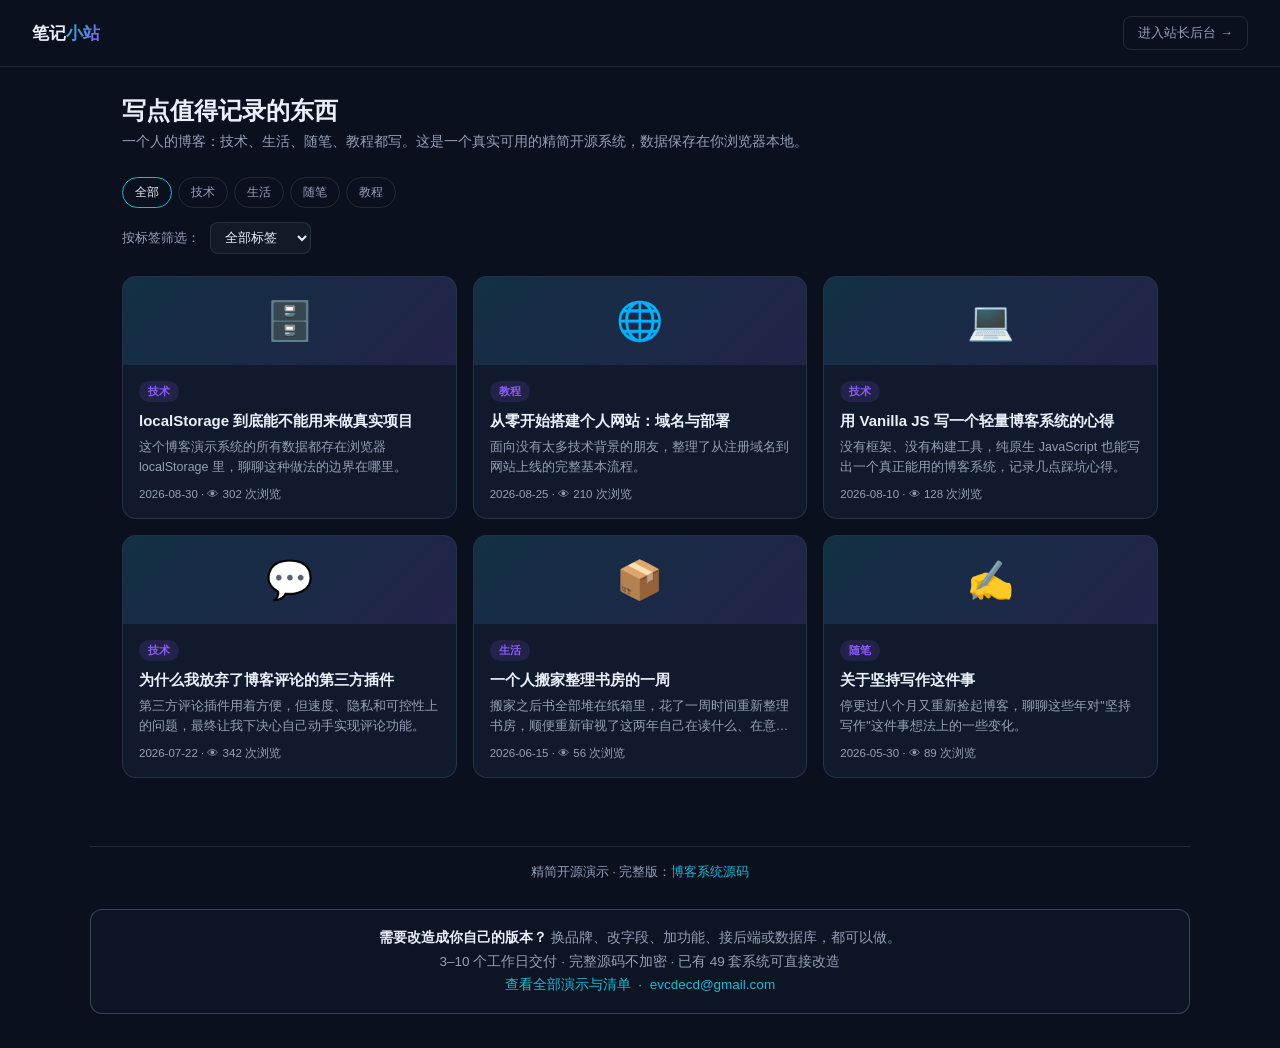
<file: index.html>
<!DOCTYPE html>
<html lang="zh-CN">
<head>
<meta charset="UTF-8">
<meta name="viewport" content="width=device-width, initial-scale=1.0">
<title>个人博客系统（精简开源版）</title>
<meta name="description" content="免费开源的个人博客系统精简版：文章列表、分类与标签筛选、文章详情与浏览量统计、评论提交与审核显示，后台文章增删改查与评论审核管理，真实增删改查功能，纯前端+localStorage实现，可作为学习或二次开发起点。">
<link rel="stylesheet" href="style.css">
</head>
<body>
  <header class="topbar">
    <div class="brand">笔记<span class="accent">小站</span></div>
    <a href="admin.html" class="nav-link">进入站长后台 →</a>
  </header>

  <main class="container">

    <section id="view-list" class="page-view active">
      <div class="page-head">
        <h1>写点值得记录的东西</h1>
        <p>一个人的博客：技术、生活、随笔、教程都写。这是一个真实可用的精简开源系统，数据保存在你浏览器本地。</p>
      </div>

      <div class="filter-row" id="categoryFilters">
        <button class="filter-btn active" data-category="all">全部</button>
      </div>
      <div class="tag-filter-row">
        <label for="tagFilter">按标签筛选：</label>
        <select id="tagFilter">
          <option value="all">全部标签</option>
        </select>
      </div>

      <div id="postGrid" class="post-grid"></div>
      <div id="emptyState" class="empty-state" style="display:none">没有符合条件的文章。</div>
    </section>

    <section id="view-detail" class="page-view">
      <button class="btn btn-sm" id="btnBackToList">← 返回列表</button>
      <article class="post-detail" id="postDetail"></article>

      <div class="comment-section">
        <h2>评论 <span id="commentCount"></span></h2>
        <div id="commentList" class="comment-list"></div>

        <div class="comment-form-wrap">
          <h3>发表评论</h3>
          <div id="commentMsg"></div>
          <form id="commentForm" novalidate>
            <div class="field">
              <label>昵称</label>
              <input id="commentNameInput" type="text" required placeholder="怎么称呼你">
            </div>
            <div class="field">
              <label>评论内容</label>
              <textarea id="commentContentInput" rows="3" required placeholder="说点什么……"></textarea>
            </div>
            <button type="submit" class="btn btn-primary btn-block">提交评论</button>
          </form>
        </div>
      </div>
    </section>

  </main>

  <script src="data.js"></script>
  <script src="script.js"></script>

<footer style="margin:40px auto 16px;max-width:1100px;padding:16px 20px 0;border-top:1px solid var(--line,rgba(147,160,184,.18));text-align:center;color:var(--muted,#93A0B8);font-size:13px">精简开源演示 &middot; 完整版：<a href="https://inzyxuashop.com/boke-yuanma.html" target="_blank" rel="noopener" style="color:var(--cyan,#19B8D4);text-decoration:none">博客系统源码</a></footer>

<!-- custom-delivery -->
<div style="max-width:1100px;margin:28px auto 34px;padding:16px 20px;border:1px solid rgba(147,160,184,.35);border-radius:12px;background:rgba(17,26,44,.55);font:13.5px/1.75 -apple-system,BlinkMacSystemFont,'Segoe UI','PingFang SC','Microsoft YaHei',sans-serif;color:#93a0b8;text-align:center">
  <strong style="color:#eaf0fa">需要改造成你自己的版本？</strong>
  换品牌、改字段、加功能、接后端或数据库，都可以做。<br>
  3–10 个工作日交付 · 完整源码不加密 · 已有 49 套系统可直接改造<br>
  <a href="https://inzyxuashop.com" style="color:#19b8d4;text-decoration:none">查看全部演示与清单</a>
  &nbsp;·&nbsp;
  <a href="mailto:evcdecd@gmail.com" style="color:#19b8d4;text-decoration:none">evcdecd@gmail.com</a>
</div>
</body>
</html>
</file>
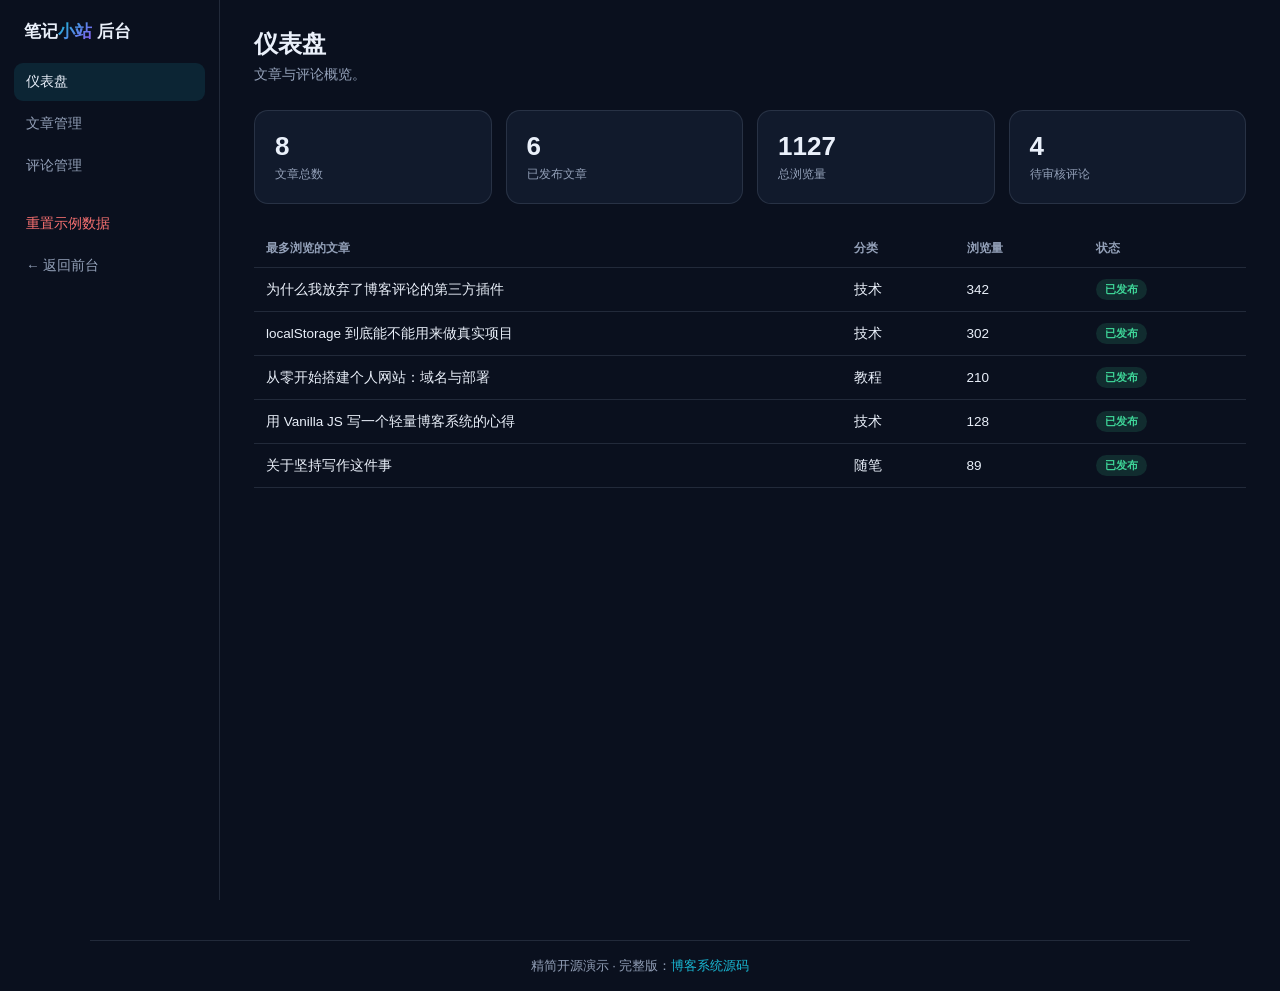
<file: admin.html>
<!DOCTYPE html>
<html lang="zh-CN">
<head>
<meta charset="UTF-8">
<meta name="viewport" content="width=device-width, initial-scale=1.0">
<title>站长后台 · 个人博客系统（精简开源版）</title>
<link rel="stylesheet" href="style.css">
</head>
<body>
  <div class="admin-layout">
    <aside class="sidebar">
      <div class="brand">笔记<span class="accent">小站</span> 后台</div>
      <div class="side-link active" data-view="dashboard">仪表盘</div>
      <div class="side-link" data-view="posts">文章管理</div>
      <div class="side-link" data-view="comments">评论管理</div>
      <div class="side-link" id="btnResetData" style="margin-top:20px;color:var(--red)">重置示例数据</div>
      <a href="index.html" class="side-link">← 返回前台</a>
    </aside>

    <main class="admin-main">
      <section id="view-dashboard" class="admin-view active">
        <div class="page-head"><h1>仪表盘</h1><p>文章与评论概览。</p></div>
        <div class="stat-grid" id="statGrid"></div>
        <table>
          <thead><tr><th>最多浏览的文章</th><th>分类</th><th>浏览量</th><th>状态</th></tr></thead>
          <tbody id="topPostsBody"></tbody>
        </table>
      </section>

      <section id="view-posts" class="admin-view">
        <div class="page-head"><h1>文章管理</h1><p>添加、编辑或删除文章。</p></div>
        <div class="table-toolbar">
          <span></span>
          <button class="btn btn-primary btn-sm" id="btnAddPost">+ 新增文章</button>
        </div>
        <table>
          <thead><tr><th>标题</th><th>分类</th><th>标签</th><th>浏览量</th><th>状态</th><th>操作</th></tr></thead>
          <tbody id="postsBody"></tbody>
        </table>
      </section>

      <section id="view-comments" class="admin-view">
        <div class="page-head"><h1>评论管理</h1><p>审核或删除读者评论。</p></div>
        <div class="table-toolbar">
          <div class="filter-row" id="commentFilters">
            <button class="filter-btn active" data-status="all">全部</button>
            <button class="filter-btn" data-status="pending">待审核</button>
            <button class="filter-btn" data-status="approved">已通过</button>
          </div>
        </div>
        <table>
          <thead><tr><th>评论内容</th><th>作者</th><th>所属文章</th><th>时间</th><th>状态</th><th>操作</th></tr></thead>
          <tbody id="commentsBody"></tbody>
        </table>
      </section>
    </main>
  </div>

  <div class="modal-backdrop" id="postModalBackdrop">
    <div class="modal">
      <button class="modal-close" id="btnClosePostModal">&times;</button>
      <h2 id="postModalTitle">新增文章</h2>
      <div id="postModalMsg"></div>
      <form id="postForm" novalidate>
        <input type="hidden" id="postIdInput">
        <div class="field"><label>标题</label><input id="postTitleInput" type="text" required></div>
        <div class="field"><label>Slug（URL 别名）</label><input id="postSlugInput" type="text" placeholder="留空自动生成"></div>
        <div class="field"><label>摘要</label><textarea id="postExcerptInput" rows="2" required></textarea></div>
        <div class="field"><label>正文（空行分段）</label><textarea id="postContentInput" rows="6" required></textarea></div>
        <div class="field-row">
          <div class="field"><label>分类</label><input id="postCategoryInput" type="text" required placeholder="例如：技术"></div>
          <div class="field"><label>标签（逗号分隔）</label><input id="postTagsInput" type="text" placeholder="例如：JavaScript,教程"></div>
        </div>
        <div class="field-row">
          <div class="field"><label>封面 Emoji</label><input id="postEmojiInput" type="text" placeholder="例如：📝"></div>
          <div class="field checkbox-field">
            <label><input id="postPublishedInput" type="checkbox"> 发布上线（公开可见）</label>
          </div>
        </div>
        <button type="submit" class="btn btn-primary btn-block">保存</button>
      </form>
    </div>
  </div>

  <script src="data.js"></script>
  <script src="admin.js"></script>

<footer style="margin:40px auto 16px;max-width:1100px;padding:16px 20px 0;border-top:1px solid var(--line,rgba(147,160,184,.18));text-align:center;color:var(--muted,#93A0B8);font-size:13px">精简开源演示 &middot; 完整版：<a href="https://inzyxuashop.com/boke-yuanma.html" target="_blank" rel="noopener" style="color:var(--cyan,#19B8D4);text-decoration:none">博客系统源码</a></footer>
</body>
</html>
</file>
<file: style.css>
:root{--ink:#0A101E;--surface:#111a2c;--surface2:#16223a;--line:rgba(147,160,184,.18);--muted:#93A0B8;--text:#EAF0FA;--cyan:#19B8D4;--violet:#8B5CF6;--green:#3ED598;--red:#F87171;--amber:#F59E0B;--radius:14px;color-scheme:dark}
*{box-sizing:border-box}
body{margin:0;background:var(--ink);color:var(--text);font-family:-apple-system,BlinkMacSystemFont,"Segoe UI","PingFang SC","Microsoft YaHei",sans-serif;min-height:100vh}
a{color:inherit;text-decoration:none}

.topbar{display:flex;align-items:center;justify-content:space-between;padding:16px 32px;border-bottom:1px solid var(--line)}
.brand{font-size:17px;font-weight:700}
.brand .accent{background:linear-gradient(135deg,var(--cyan),var(--violet));-webkit-background-clip:text;background-clip:text;color:transparent}
.nav-link{font-size:13px;color:var(--muted);border:1px solid var(--line);padding:7px 14px;border-radius:8px}
.nav-link:hover{border-color:var(--cyan);color:var(--text)}

.container{max-width:1100px;margin:0 auto;padding:28px 32px}
.page-head h1{font-size:24px;font-weight:700;margin:0 0 6px}
.page-head p{color:var(--muted);font-size:14px;margin:0 0 26px;max-width:700px}

.page-view{display:none}
.page-view.active{display:block}

/* ---- filters ---- */
.filter-row{display:flex;gap:6px;flex-wrap:wrap;margin-bottom:14px}
.filter-btn{font-size:12px;padding:6px 12px;border-radius:999px;border:1px solid var(--line);background:transparent;color:var(--muted);cursor:pointer}
.filter-btn.active{border-color:var(--cyan);color:var(--text)}
.tag-filter-row{display:flex;align-items:center;gap:10px;margin-bottom:22px;font-size:12.5px;color:var(--muted)}
.tag-filter-row select{background:rgba(147,160,184,.06);border:1px solid var(--line);border-radius:8px;padding:7px 10px;color:var(--text);font-family:inherit;font-size:12.5px;outline:none}
.tag-filter-row select:focus{border-color:var(--cyan)}

/* ---- post grid / cards ---- */
.post-grid{display:grid;grid-template-columns:repeat(auto-fill,minmax(260px,1fr));gap:16px}
.post-card{background:var(--surface);border:1px solid var(--line);border-radius:var(--radius);overflow:hidden;cursor:pointer;transition:transform .2s,border-color .2s}
.post-card:hover{transform:translateY(-3px);border-color:rgba(25,184,212,.4)}
.post-card__cover{height:88px;display:flex;align-items:center;justify-content:center;font-size:38px;background:linear-gradient(135deg,rgba(25,184,212,.14),rgba(139,92,246,.14))}
.post-card__body{padding:16px}
.post-card__body h3{margin:8px 0 6px;font-size:15px;line-height:1.4}
.post-card__excerpt{font-size:12.5px;color:var(--muted);margin:0 0 10px;line-height:1.6;display:-webkit-box;-webkit-line-clamp:2;-webkit-box-orient:vertical;overflow:hidden}
.post-card__meta{font-size:11.5px;color:var(--muted)}
.empty-state{color:var(--muted);font-size:13.5px;padding:40px 0;text-align:center}

.badge{display:inline-block;font-size:11px;font-weight:700;padding:3px 9px;border-radius:999px}
.badge.category{background:rgba(139,92,246,.14);color:var(--violet)}
.badge.approved{background:rgba(62,213,152,.14);color:var(--green)}
.badge.pending{background:rgba(245,158,11,.14);color:var(--amber)}
.badge.draft{background:rgba(147,160,184,.14);color:var(--muted)}

/* ---- post detail ---- */
.post-detail{background:var(--surface);border:1px solid var(--line);border-radius:var(--radius);padding:30px;max-width:760px;margin:16px auto 0}
.post-detail__cover{font-size:46px;margin-bottom:10px}
.post-detail h1{font-size:24px;margin:10px 0 8px;line-height:1.4}
.post-detail__meta{font-size:12.5px;color:var(--muted);margin-bottom:14px}
.post-detail__tags{margin-bottom:18px}
.tag-chip{display:inline-block;font-size:11.5px;color:var(--cyan);background:rgba(25,184,212,.1);padding:3px 10px;border-radius:999px;margin:0 6px 6px 0}
.post-detail__content{font-size:14.5px;line-height:1.9;color:var(--text)}
.post-detail__content p{margin:0 0 16px}

.comment-section{max-width:760px;margin:28px auto 0}
.comment-section h2{font-size:17px;margin:0 0 14px}
.comment-section h2 span{color:var(--muted);font-weight:400;font-size:14px}
.comment-list{margin-bottom:22px;display:flex;flex-direction:column;gap:10px}
.comment-item{background:var(--surface);border:1px solid var(--line);border-radius:10px;padding:12px 14px}
.comment-item__head{display:flex;justify-content:space-between;font-size:12.5px;margin-bottom:6px;color:var(--muted)}
.comment-item__head strong{color:var(--text)}
.comment-item p{margin:0;font-size:13.5px;line-height:1.6}
.comment-empty{color:var(--muted);font-size:13px;padding:14px 0}
.comment-form-wrap{background:var(--surface);border:1px solid var(--line);border-radius:var(--radius);padding:22px}
.comment-form-wrap h3{margin:0 0 14px;font-size:15px}

/* ---- modal / form ---- */
.modal-backdrop{position:fixed;inset:0;background:rgba(4,8,16,.75);display:none;align-items:center;justify-content:center;padding:20px;z-index:50}
.modal-backdrop.show{display:flex}
.modal{background:var(--surface);border:1px solid var(--line);border-radius:18px;max-width:520px;width:100%;max-height:88vh;overflow:auto;padding:26px}
.modal h2{margin:0 0 6px;font-size:18px}
.modal .sub{color:var(--muted);font-size:12.5px;margin:0 0 18px}
.modal-close{float:right;background:none;border:none;color:var(--muted);font-size:20px;cursor:pointer}

.field{display:flex;flex-direction:column;gap:6px;margin-bottom:14px}
.field label{font-size:12px;color:var(--muted);font-weight:600}
.field input,.field select,.field textarea{background:rgba(147,160,184,.06);border:1px solid var(--line);border-radius:8px;padding:9px 11px;color:var(--text);font-family:inherit;font-size:13.5px;outline:none;width:100%}
.field input:focus,.field select:focus,.field textarea:focus{border-color:var(--cyan)}
.field-row{display:grid;grid-template-columns:1fr 1fr;gap:10px}
.checkbox-field label{display:flex;align-items:center;gap:8px;font-size:13.5px;color:var(--text);font-weight:400}
.checkbox-field input{width:auto}

.btn{font-family:inherit;font-size:13.5px;font-weight:600;padding:10px 18px;border-radius:9px;border:1px solid var(--line);background:transparent;color:var(--text);cursor:pointer}
.btn:hover{border-color:var(--cyan)}
.btn-primary{background:linear-gradient(135deg,var(--cyan),var(--violet));border:none;color:#06121A}
.btn-block{width:100%}
.btn-sm{padding:5px 11px;font-size:12px}
.btn-danger{border-color:rgba(248,113,113,.4);color:var(--red)}

.msg{margin:0 0 14px;font-size:12.5px;padding:9px 12px;border-radius:8px}
.msg.error{background:rgba(248,113,113,.1);border:1px solid rgba(248,113,113,.3);color:var(--red)}
.msg.success{background:rgba(62,213,152,.1);border:1px solid rgba(62,213,152,.3);color:var(--green)}

/* ---- admin ---- */
.admin-layout{display:flex;min-height:100vh}
.sidebar{width:220px;flex-shrink:0;border-right:1px solid var(--line);padding:20px 14px}
.sidebar .brand{padding:0 10px 20px}
.side-link{display:block;padding:10px 12px;border-radius:9px;font-size:13.5px;color:var(--muted);margin-bottom:4px;cursor:pointer}
.side-link:hover{background:rgba(147,160,184,.06)}
.side-link.active{background:rgba(25,184,212,.12);color:var(--text)}
.admin-main{flex:1;padding:28px 34px;overflow:auto}
.admin-view{display:none}
.admin-view.active{display:block}

.stat-grid{display:grid;grid-template-columns:repeat(4,1fr);gap:14px;margin-bottom:26px}
.stat-card{background:var(--surface);border:1px solid var(--line);border-radius:var(--radius);padding:20px}
.stat-card .num{font-size:26px;font-weight:800}
.stat-card .label{font-size:12px;color:var(--muted);margin-top:4px}

table{width:100%;border-collapse:collapse;font-size:13.5px}
th{text-align:left;padding:10px 12px;color:var(--muted);font-weight:600;border-bottom:1px solid var(--line);font-size:12px}
td{padding:11px 12px;border-bottom:1px solid var(--line)}
.table-actions{display:flex;gap:6px}
.table-toolbar{display:flex;justify-content:space-between;align-items:center;margin-bottom:16px}

@media (max-width:820px){
  .admin-layout{flex-direction:column}
  .sidebar{width:100%;display:flex;overflow-x:auto;border-right:none;border-bottom:1px solid var(--line)}
  .stat-grid{grid-template-columns:repeat(2,1fr)}
  .field-row{grid-template-columns:1fr}
}
</file>
